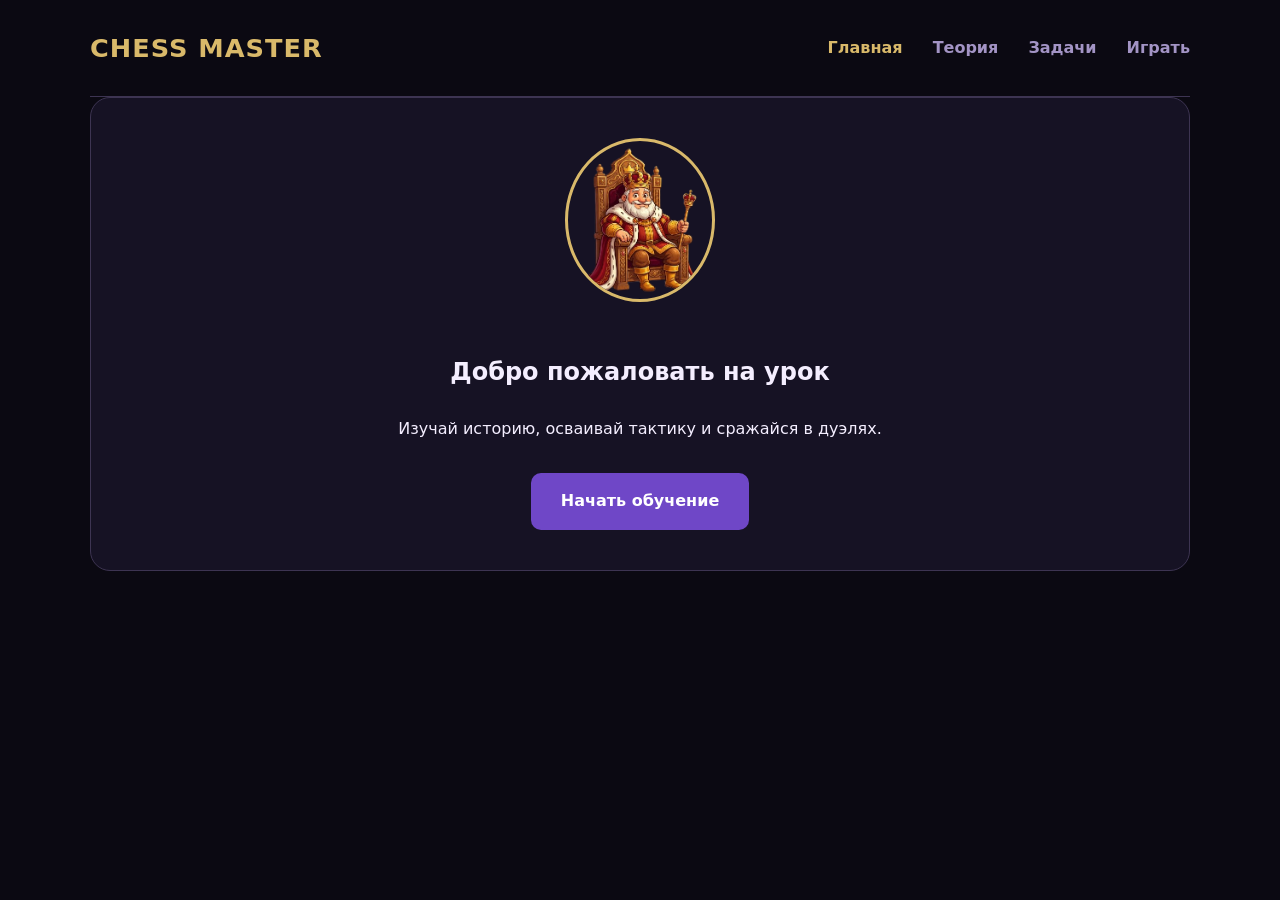
<file: index.html>
<!DOCTYPE html>
<html lang="ru">
<head>
  <meta charset="UTF-8">
  <title>Шахматный Урок</title>
  <link rel="stylesheet" href="base.css">
</head>
<body>
  <header class="container">
    <div class="logo">CHESS MASTER</div>
    <nav>
      <a href="index.html" class="active">Главная</a>
      <a href="theory.html">Теория</a>
      <a href="tasks.html">Задачи</a>
      <a href="play.html">Играть</a>
    </nav>
  </header>

  <main class="container">
    <section class="card" style="text-align:center;">
      <img src="king-new.png" style="width: 150px; border-radius: 50%; border: 3px solid var(--accent); margin-bottom: 20px;">
      <h1>Добро пожаловать на урок</h1>
      <p style="max-width: 600px; margin: 0 auto 30px;">Изучай историю, осваивай тактику и сражайся в дуэлях.</p>
      <a href="theory.html" class="btn">Начать обучение</a>
    </section>
  </main>
</body>
</html>
</file>
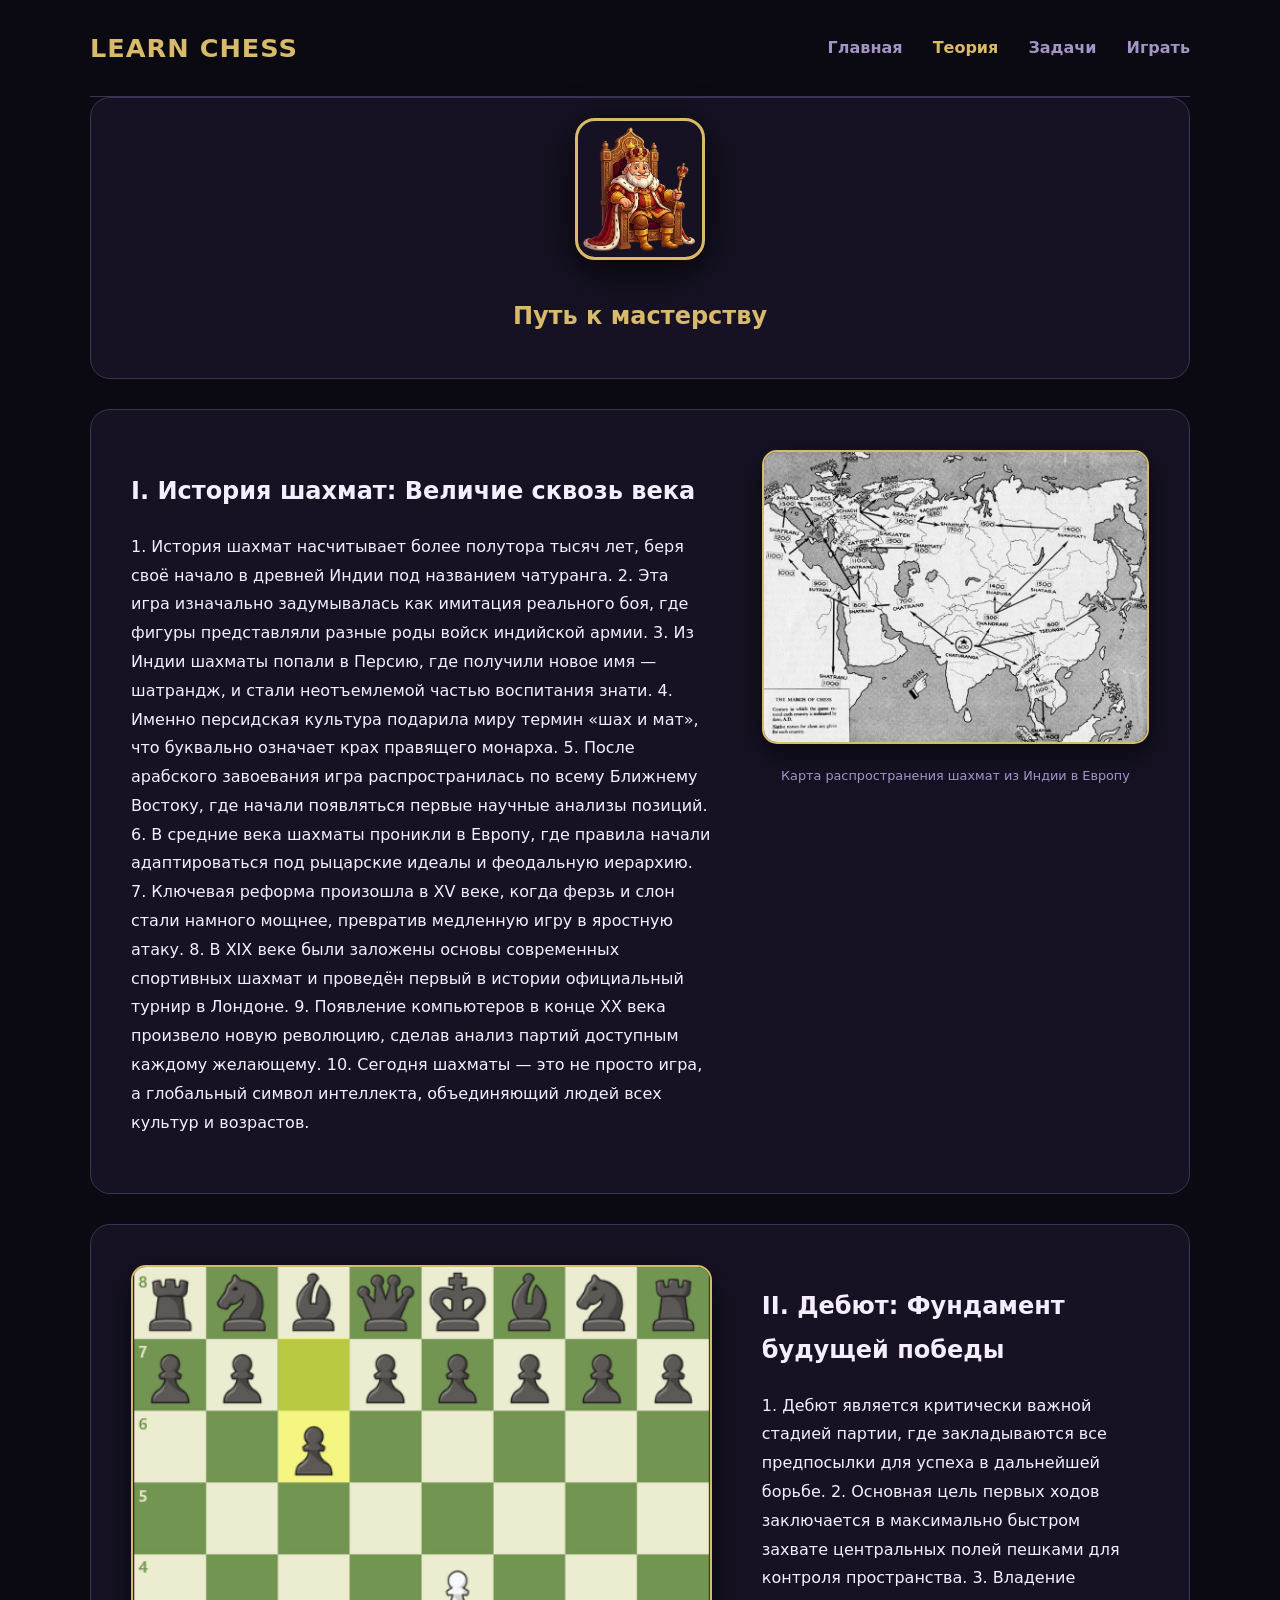
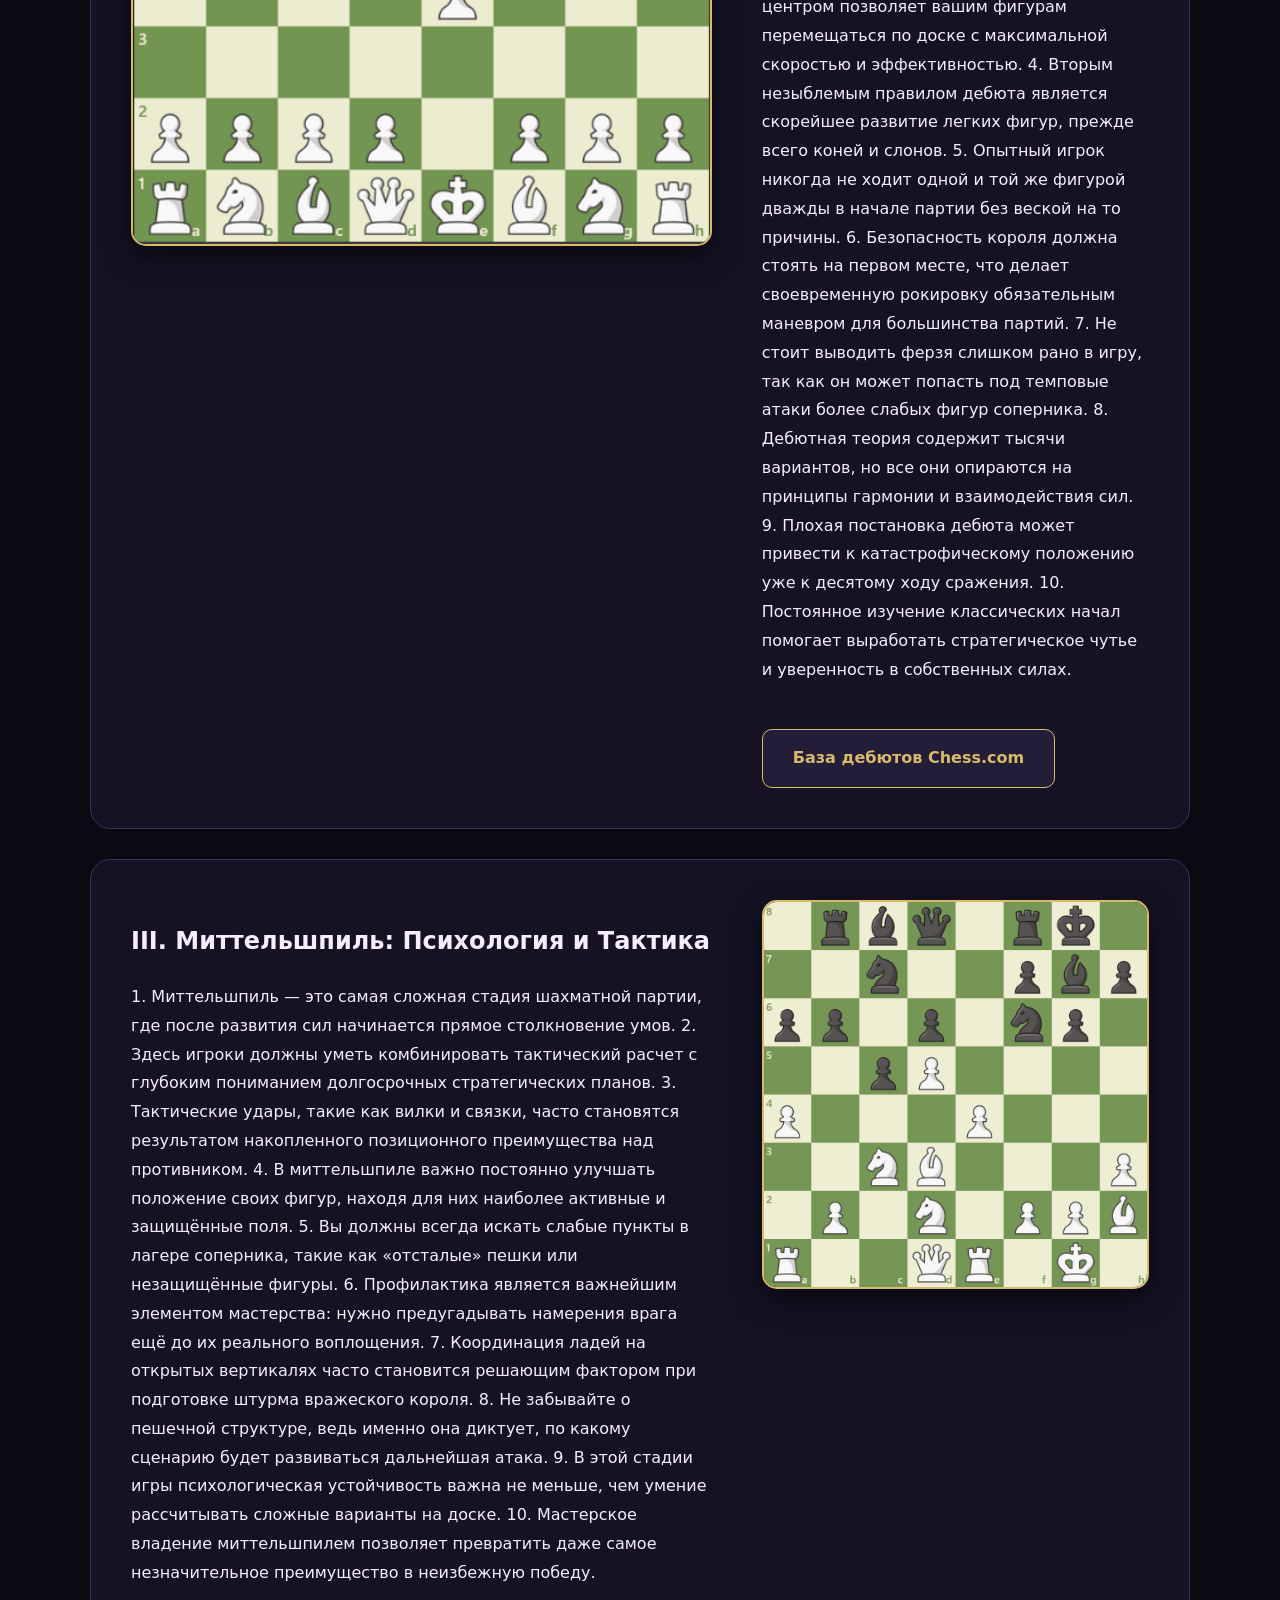
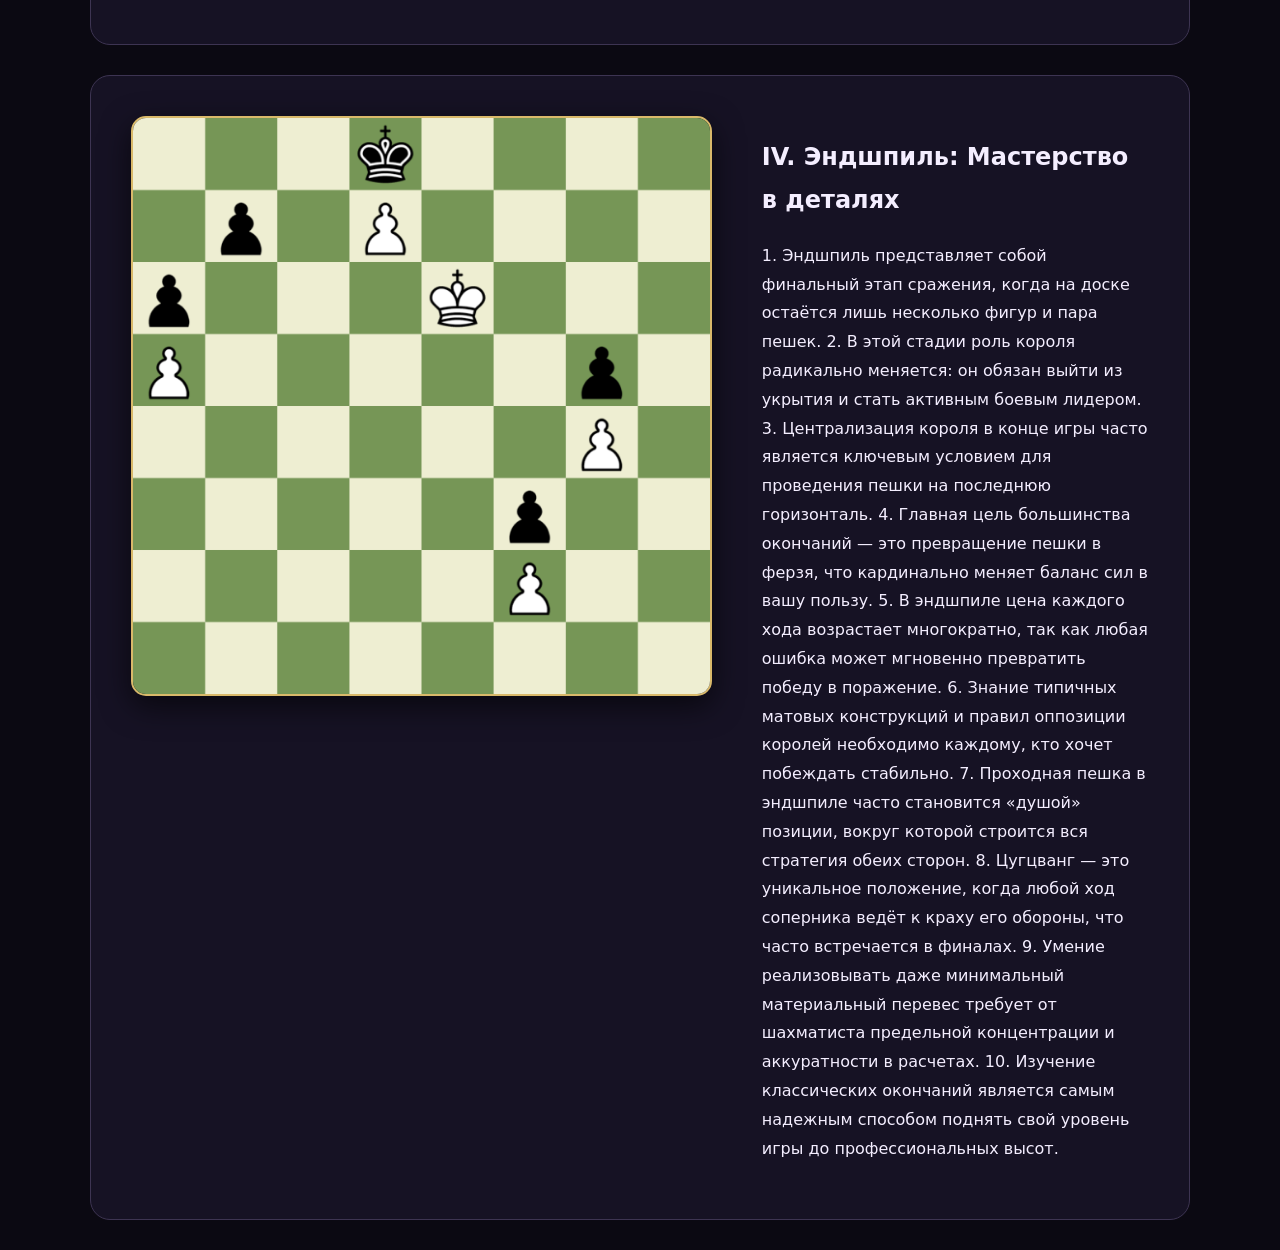
<file: theory.html>
<!DOCTYPE html>
<html lang="ru">
<head>
  <meta charset="UTF-8">
  <title>Шахматная Теория — Полный курс</title>
  <link rel="stylesheet" href="base.css">
</head>
<body>
  <header class="container">
    <div class="logo">LEARN CHESS</div>
    <nav>
      <a href="index.html">Главная</a>
      <a href="theory.html" class="active">Теория</a>
      <a href="tasks.html">Задачи</a>
      <a href="play.html">Играть</a>
    </nav>
  </header>

  <main class="container">
    <section class="card" style="text-align: center; padding: 20px;">
      <img src="king-new.png" alt="King" style="width: 100%; max-width: 130px; border-radius: 20px; border: 3px solid var(--accent); box-shadow: 0 10px 40px rgba(0,0,0,0.8);">
      <h1 style="margin-top: 25px; color: var(--accent);">Путь к мастерству</h1>
    </section>

    <section class="card grid-theory">
      <div>
        <h2>I. История шахмат: Величие сквозь века</h2>
        <p>1. История шахмат насчитывает более полутора тысяч лет, беря своё начало в древней Индии под названием чатуранга. 2. Эта игра изначально задумывалась как имитация реального боя, где фигуры представляли разные роды войск индийской армии. 3. Из Индии шахматы попали в Персию, где получили новое имя — шатрандж, и стали неотъемлемой частью воспитания знати. 4. Именно персидская культура подарила миру термин «шах и мат», что буквально означает крах правящего монарха. 5. После арабского завоевания игра распространилась по всему Ближнему Востоку, где начали появляться первые научные анализы позиций. 6. В средние века шахматы проникли в Европу, где правила начали адаптироваться под рыцарские идеалы и феодальную иерархию. 7. Ключевая реформа произошла в XV веке, когда ферзь и слон стали намного мощнее, превратив медленную игру в яростную атаку. 8. В XIX веке были заложены основы современных спортивных шахмат и проведён первый в истории официальный турнир в Лондоне. 9. Появление компьютеров в конце XX века произвело новую революцию, сделав анализ партий доступным каждому желающему. 10. Сегодня шахматы — это не просто игра, а глобальный символ интеллекта, объединяющий людей всех культур и возрастов.</p>
      </div>
      <div class="theory-image-wrap">
        <img src="7697703_original.jpg" class="theory-img" alt="Карта шахмат">
        <p style="font-size: 0.8rem; color: var(--muted); text-align: center; margin-top: 10px;">Карта распространения шахмат из Индии в Европу</p>
      </div>
    </section>

    <section class="card grid-theory">
      <div class="theory-image-wrap">
        <img src="Дебют.png" class="theory-img" alt="Дебют">
      </div>
      <div>
        <h2>II. Дебют: Фундамент будущей победы</h2>
        <p>1. Дебют является критически важной стадией партии, где закладываются все предпосылки для успеха в дальнейшей борьбе. 2. Основная цель первых ходов заключается в максимально быстром захвате центральных полей пешками для контроля пространства. 3. Владение центром позволяет вашим фигурам перемещаться по доске с максимальной скоростью и эффективностью. 4. Вторым незыблемым правилом дебюта является скорейшее развитие легких фигур, прежде всего коней и слонов. 5. Опытный игрок никогда не ходит одной и той же фигурой дважды в начале партии без веской на то причины. 6. Безопасность короля должна стоять на первом месте, что делает своевременную рокировку обязательным маневром для большинства партий. 7. Не стоит выводить ферзя слишком рано в игру, так как он может попасть под темповые атаки более слабых фигур соперника. 8. Дебютная теория содержит тысячи вариантов, но все они опираются на принципы гармонии и взаимодействия сил. 9. Плохая постановка дебюта может привести к катастрофическому положению уже к десятому ходу сражения. 10. Постоянное изучение классических начал помогает выработать стратегическое чутье и уверенность в собственных силах.</p>
        <br>
        <a href="https://www.chess.com/openings" target="_blank" class="btn" style="background:var(--panel-light); border:1px solid var(--accent); color:var(--accent);">База дебютов Chess.com</a>
      </div>
    </section>

    <section class="card grid-theory">
      <div>
        <h2>III. Миттельшпиль: Психология и Тактика</h2>
        <p>1. Миттельшпиль — это самая сложная стадия шахматной партии, где после развития сил начинается прямое столкновение умов. 2. Здесь игроки должны уметь комбинировать тактический расчет с глубоким пониманием долгосрочных стратегических планов. 3. Тактические удары, такие как вилки и связки, часто становятся результатом накопленного позиционного преимущества над противником. 4. В миттельшпиле важно постоянно улучшать положение своих фигур, находя для них наиболее активные и защищённые поля. 5. Вы должны всегда искать слабые пункты в лагере соперника, такие как «отсталые» пешки или незащищённые фигуры. 6. Профилактика является важнейшим элементом мастерства: нужно предугадывать намерения врага ещё до их реального воплощения. 7. Координация ладей на открытых вертикалях часто становится решающим фактором при подготовке штурма вражеского короля. 8. Не забывайте о пешечной структуре, ведь именно она диктует, по какому сценарию будет развиваться дальнейшая атака. 9. В этой стадии игры психологическая устойчивость важна не меньше, чем умение рассчитывать сложные варианты на доске. 10. Мастерское владение миттельшпилем позволяет превратить даже самое незначительное преимущество в неизбежную победу.</p>
      </div>
      <div class="theory-image-wrap">
        <img src="миттельшпиль.png" class="theory-img" alt="Миттельшпиль">
      </div>
    </section>

    <section class="card grid-theory">
      <div class="theory-image-wrap">
        <img src="эндшпиль.png" class="theory-img" alt="Эндшпиль">
      </div>
      <div>
        <h2>IV. Эндшпиль: Мастерство в деталях</h2>
        <p>1. Эндшпиль представляет собой финальный этап сражения, когда на доске остаётся лишь несколько фигур и пара пешек. 2. В этой стадии роль короля радикально меняется: он обязан выйти из укрытия и стать активным боевым лидером. 3. Централизация короля в конце игры часто является ключевым условием для проведения пешки на последнюю горизонталь. 4. Главная цель большинства окончаний — это превращение пешки в ферзя, что кардинально меняет баланс сил в вашу пользу. 5. В эндшпиле цена каждого хода возрастает многократно, так как любая ошибка может мгновенно превратить победу в поражение. 6. Знание типичных матовых конструкций и правил оппозиции королей необходимо каждому, кто хочет побеждать стабильно. 7. Проходная пешка в эндшпиле часто становится «душой» позиции, вокруг которой строится вся стратегия обеих сторон. 8. Цугцванг — это уникальное положение, когда любой ход соперника ведёт к краху его обороны, что часто встречается в финалах. 9. Умение реализовывать даже минимальный материальный перевес требует от шахматиста предельной концентрации и аккуратности в расчетах. 10. Изучение классических окончаний является самым надежным способом поднять свой уровень игры до профессиональных высот.</p>
      </div>
    </section>
  </main>
</body>
</html>
</file>
<file: base.css>
:root {
  --bg: #0b0912;
  --panel: #161224;
  --panel-light: #231d38;
  --accent: #d9b96a;
  --royal: #6f47c7;
  --text: #f4eeff;
  --muted: #a394c5;
  --line: #3d3452;
}

* { box-sizing: border-box; }
body {
  margin: 0; font-family: 'Segoe UI', system-ui, sans-serif;
  background: var(--bg); color: var(--text); line-height: 1.8;
}

.container { width: min(1100px, 94vw); margin: 0 auto; }

header {
  padding: 25px 0; display: flex; justify-content: space-between; align-items: center;
  border-bottom: 1px solid var(--line); margin-bottom: 30px;
}

.logo { font-size: 1.6rem; font-weight: 800; color: var(--accent); letter-spacing: 1px; }

nav a {
  color: var(--muted); text-decoration: none; margin-left: 25px;
  font-weight: 600; transition: 0.3s;
}
nav a:hover, nav a.active { color: var(--accent); }

.card {
  background: var(--panel); border: 1px solid var(--line);
  border-radius: 20px; padding: 40px; margin-bottom: 30px;
}

/* Стили для теории с эффектом прилипания */
.grid-theory { 
  display: grid; 
  grid-template-columns: 1.2fr 0.8fr; 
  gap: 50px; 
  align-items: start; 
}

.theory-image-wrap { 
  position: sticky; 
  top: 40px; 
}

.theory-img {
  width: 100%; border-radius: 15px; border: 2px solid var(--accent);
  box-shadow: 0 10px 30px rgba(0,0,0,0.6);
}

.btn {
  display: inline-block; padding: 14px 30px; background: var(--royal);
  color: white; text-decoration: none; border-radius: 10px;
  font-weight: bold; border: none; cursor: pointer; transition: 0.3s;
}
.btn:hover { background: var(--accent); color: var(--bg); transform: translateY(-3px); }

/* Таймеры для игры */
.timer {
  font-size: 3rem; font-family: monospace; background: #000;
  padding: 10px 20px; border-radius: 10px; border: 2px solid var(--line);
  color: #555; text-align: center;
}
.timer.active { border-color: var(--accent); color: var(--accent); box-shadow: 0 0 15px var(--accent); }

@media (max-width: 850px) { .grid-theory { grid-template-columns: 1fr; } .theory-image-wrap { position: static; } }
</file>
